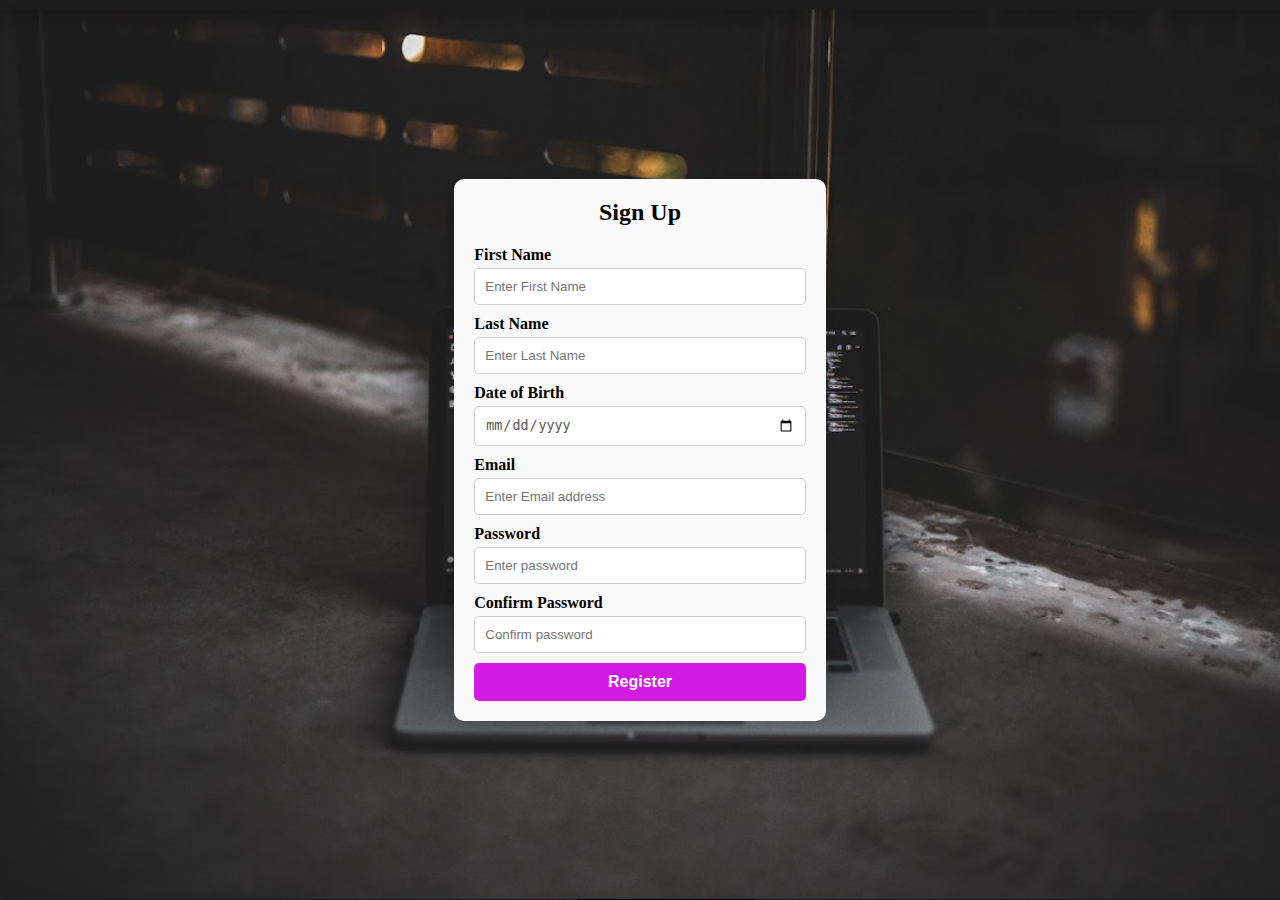
<file: css-task/index.html>
<!DOCTYPE html>
<html lang="en">
  <head>
    <meta charset="UTF-8" />
    <meta name="viewport" content="width=device-width, initial-scale=1.0" />
    <link href="style.css" rel="stylesheet" type="text/css" />
    <title>Register</title>
  </head>
  <body>
    <div class="signup">
      <div class="title">Sign Up</div>
      <form>
        <div class="fields">
          <label for="first-name">First Name</label>
          <input
            type="text"
            id="first-name"
            name="first-name"
            placeholder="Enter First Name"
          />
        </div>
        <div class="fields">
          <label for="last-name">Last Name</label>
          <input
            type="text"
            id="last-name"
            name="last-name"
            placeholder="Enter Last Name"
          />
        </div>
        <div class="fields">
          <label for="dob">Date of Birth</label>
          <input
            type="date"
            id="dob"
            name="dob"
            
          />
        </div>
        <div class="fields">
          <label for="email">Email</label>
          <input
            type="email"
            id="email"
            name="email"
            placeholder="Enter Email address"
          />
        </div>
        <div class="fields">
          <label for="password">Password</label>
          <input
            type="password"
            id="password"
            name="password"
            placeholder="Enter password"
          />
        </div>
        <div class="fields">
          <label for="confirm-password">Confirm Password</label>
          <input
            type="password"
            id="confirm-password"
            name="confirm-password"
            placeholder="Confirm password"
          />
        </div>
        <button type="submit" class="register">Register</button>
      </form>
    </div>
  </body>
</html>
</file>
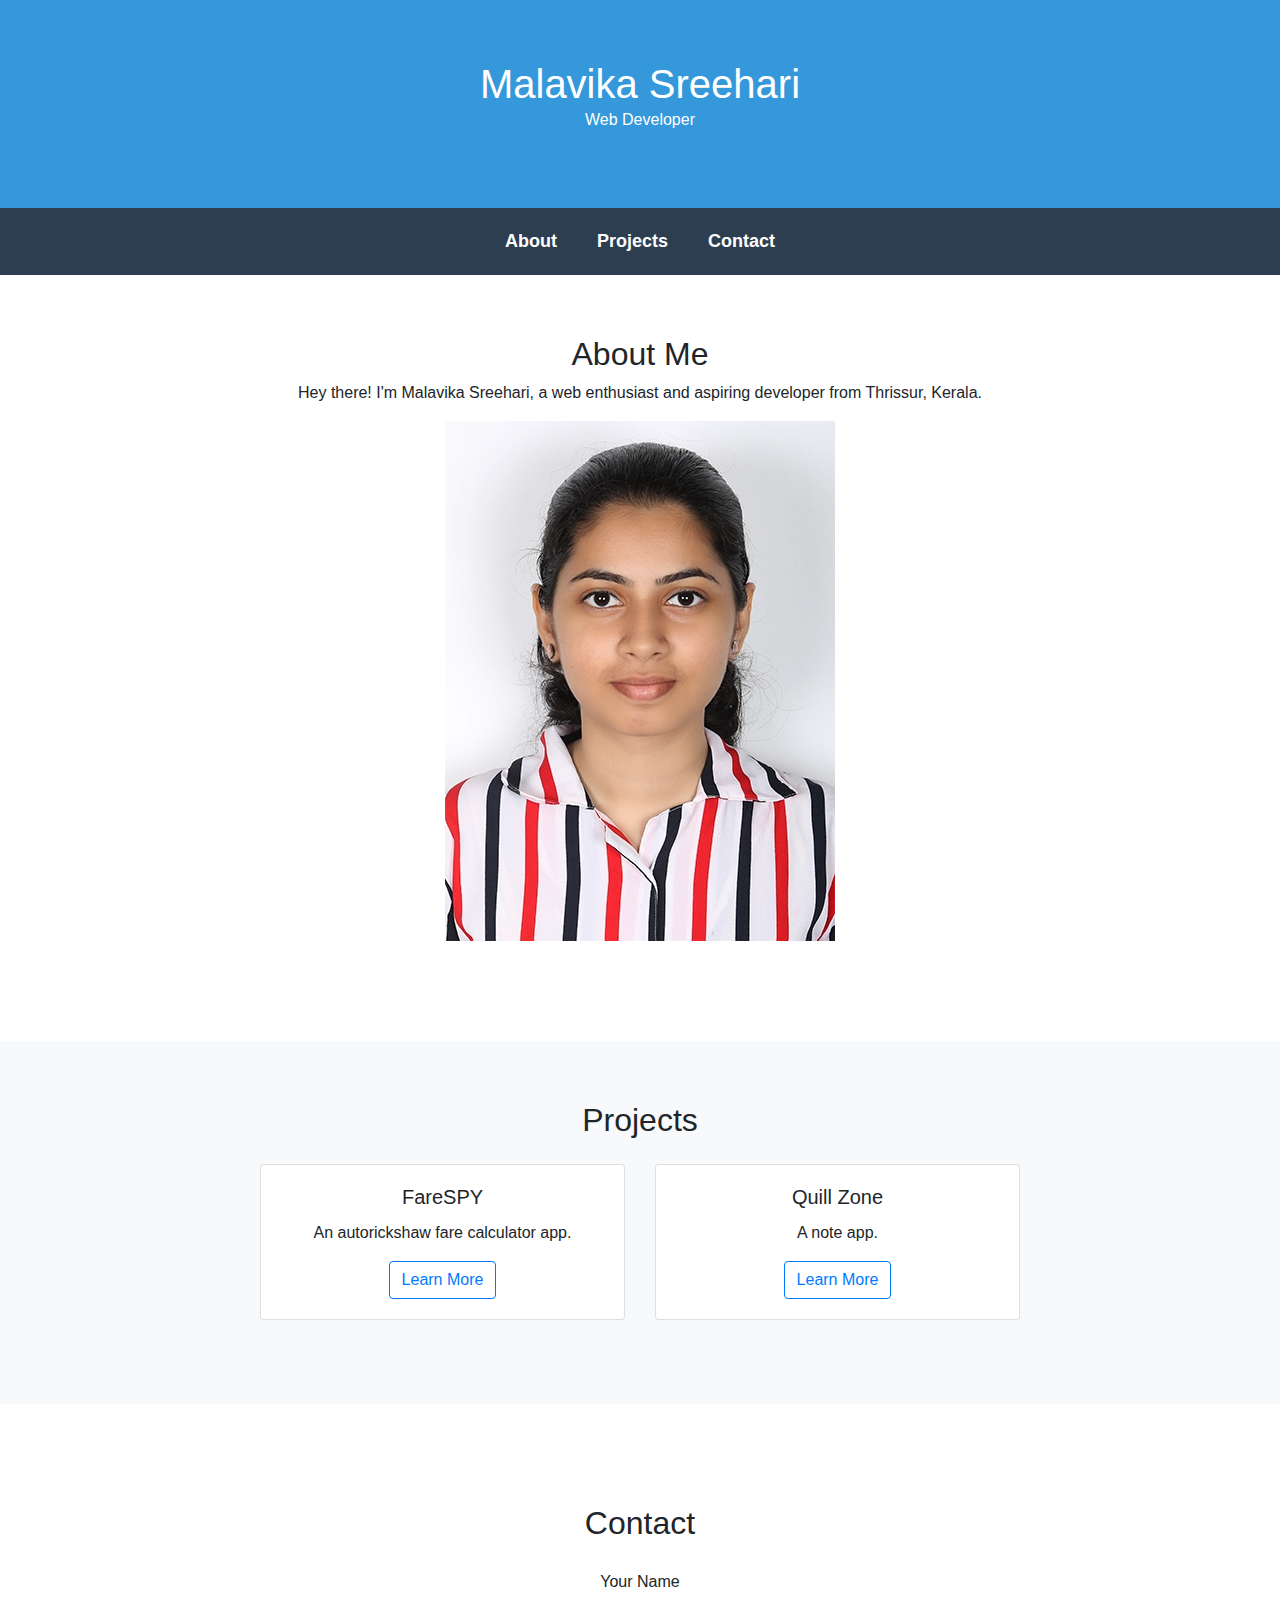
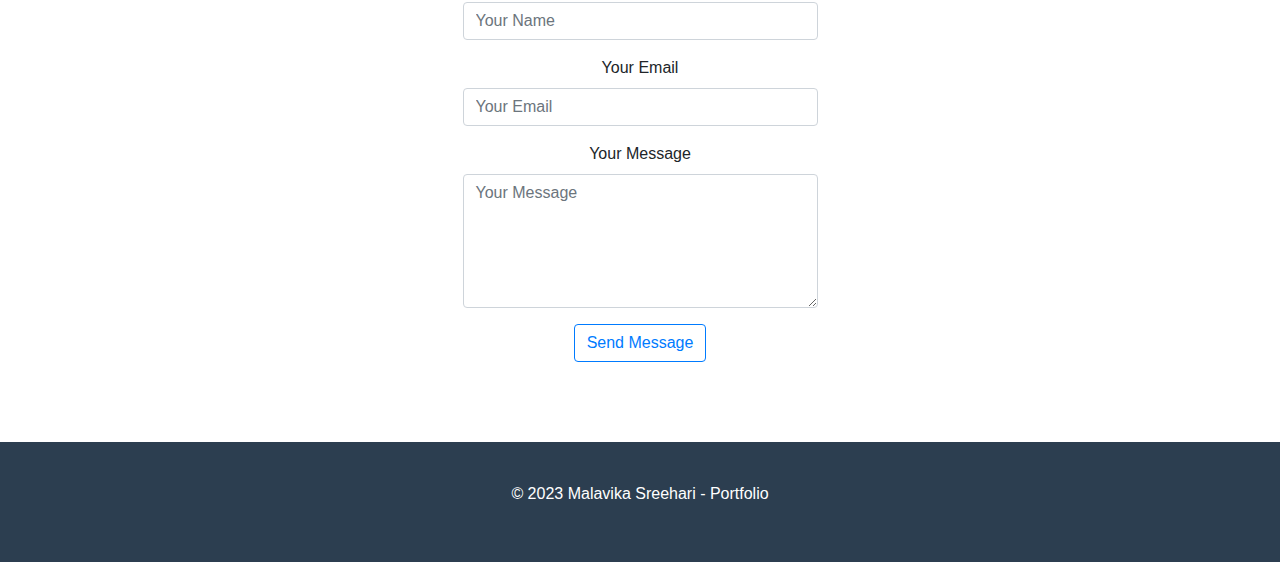
<file: final-project/index.html>
<!DOCTYPE html>
<html lang="en">

<head>
    <meta charset="UTF-8">
    <meta name="viewport" content="width=device-width, initial-scale=1.0">
    <meta name="description" content="Welcome to Your Name's Portfolio. Learn about Your Name, explore projects, and get in touch.">
    <title>Portfolio</title>
    <link rel="stylesheet" href="https://stackpath.bootstrapcdn.com/bootstrap/4.5.2/css/bootstrap.min.css">
    <link rel="stylesheet" href="styles.css">
    <link rel="stylesheet" href="https://cdnjs.cloudflare.com/ajax/libs/font-awesome/5.15.1/css/all.min.css"
        integrity="sha512-xBdJvbRr7h7AFiFa1cozZ3KPuMf0B3NcqJE17LpeZ2yq3/5VFgnyKGCdRrNbd7R85v3r1Q78U/ZIKExmcj8q2w=="
        crossorigin="anonymous" />
    
</head>

<body>
    <header>
        <div class="container">
            <h1>Malavika Sreehari</h1>
            <p>Web Developer</p>
        </div>
    </header>

    <nav>
        <div class="container">
            <ul>
                <li><a href="#about">About</a></li>
                <li><a href="#projects">Projects</a></li>
                <li><a href="#contact">Contact</a></li>
            </ul>
        </div>
    </nav>

    <section id="about" class="section">
        <div class="container">
            <h2>About Me</h2>
            <p>
                Hey there! I'm Malavika Sreehari, a web enthusiast and aspiring developer from Thrissur, Kerala.
            </p>
            <img src="profile.jpg" alt="">
        </div>
    </section>

    <section id="projects" class="section">
        
<section id="projects" class="section bg-light">
    <div class="container">
        <h2 class="text-center mb-4">Projects</h2>
        <div class="row">
            
            <div class="col-md-6 mb-4">
                <div class="card">
                    
                    <div class="card-body">
                        <h5 class="card-title">FareSPY</h5>
                        <p class="card-text">An autorickshaw fare calculator app.</p>
                        <a href="https://github.com/MalavikaSreehari/FareSPY" class="btn btn-outline-primary">Learn More</a>
                    </div>
                </div>
            </div>
            <div class="col-md-6 mb-4">
                <div class="card">
                    
                    <div class="card-body">
                        <h5 class="card-title">Quill Zone</h5>
                        <p class="card-text">A note app.</p>
                        <a href="https://github.com/MalavikaSreehari/QuillZone" class="btn btn-outline-primary">Learn More</a>
                    </div>
                </div>
            </div>
            
        </div>
    </div>
</section>

            
        </div>
    </section>

    <section id="contact" class="section">
        <div class="container">
            <h2>Contact</h2>
            
                <div class="container text-center">
                    
                    <form id="contactForm" action="#" method="post">
                        <div class="form-row">
                            <div class="col-md-6 offset-md-3">
                                <div class="form-group">
                                    <label for="name">Your Name</label>
                                    <input type="text" class="form-control" id="name" name="name" placeholder="Your Name" required>
                                </div>
                                <div class="form-group">
                                    <label for="email">Your Email</label>
                                    <input type="email" class="form-control" id="email" name="email" placeholder="Your Email" required>
                                </div>
                                <div class="form-group">
                                    <label for="message">Your Message</label>
                                    <textarea class="form-control" id="message" name="message" rows="5" placeholder="Your Message" required></textarea>
                                </div>
                                <button type="submit" class="btn btn-outline-primary">Send Message</button>
                            </div>
                        </div>
                    </form>
                </div>
            </section>
            
        </div>
    </section>

    <footer>
        <div class="container">
            <p>&copy; 2023 Malavika Sreehari - Portfolio</p>
        </div>
    </footer>

    <script src="scripts.js"></script>
    
</body>

</html>
</file>
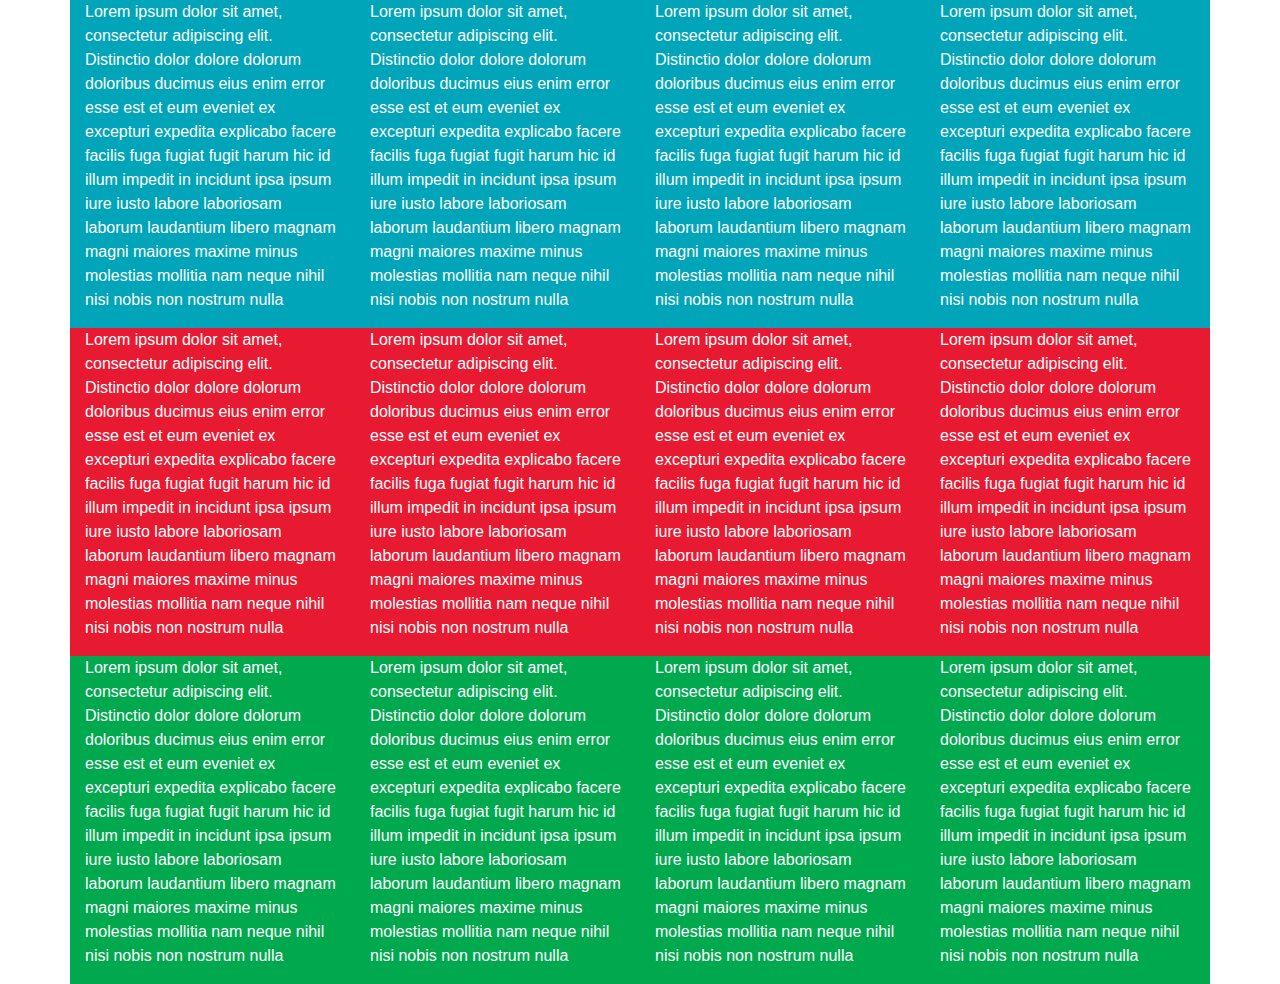
<file: bootstrap-task/task1/index.html>
<!DOCTYPE html>
<html lang="en">
<head>
    <title>Bootstrap Task 1</title>
    <meta name="viewport" content="width=device-width, initial-scale=1, maximum-scale=1, user-scalable=no">
    <link rel="stylesheet" href="https://stackpath.bootstrapcdn.com/bootstrap/4.3.1/css/bootstrap.min.css">
    <style>
        .r1 {
            background-color: #00a5ba;
            color: white;
        }

        .r2 {
            background-color: #e81a32;
            color: white;
        }

        .r3 {
            background-color: #00a94e;
            color: white;
        }
    </style>
</head>
<body>
    <div class="container">
        <div class="row r1">
            <div class="col-12 col-sm-6 col-md-3">
                <p>Lorem ipsum dolor sit amet, consectetur adipiscing elit. Distinctio dolor dolore dolorum doloribus ducimus eius enim error esse est et eum eveniet ex excepturi expedita explicabo facere facilis fuga fugiat fugit harum hic id illum impedit in incidunt ipsa ipsum iure iusto labore laboriosam laborum laudantium libero magnam magni maiores maxime minus molestias mollitia nam neque nihil nisi nobis non nostrum nulla</p>
            </div>
            <div class="col-12 col-sm-6 col-md-3">
                <p>Lorem ipsum dolor sit amet, consectetur adipiscing elit. Distinctio dolor dolore dolorum doloribus ducimus eius enim error esse est et eum eveniet ex excepturi expedita explicabo facere facilis fuga fugiat fugit harum hic id illum impedit in incidunt ipsa ipsum iure iusto labore laboriosam laborum laudantium libero magnam magni maiores maxime minus molestias mollitia nam neque nihil nisi nobis non nostrum nulla</p>
            </div>
            <div class="col-12 col-sm-6 col-md-3">
                <p>Lorem ipsum dolor sit amet, consectetur adipiscing elit. Distinctio dolor dolore dolorum doloribus ducimus eius enim error esse est et eum eveniet ex excepturi expedita explicabo facere facilis fuga fugiat fugit harum hic id illum impedit in incidunt ipsa ipsum iure iusto labore laboriosam laborum laudantium libero magnam magni maiores maxime minus molestias mollitia nam neque nihil nisi nobis non nostrum nulla</p>
            </div>
            <div class="col-12 col-sm-6 col-md-3">
                <p>Lorem ipsum dolor sit amet, consectetur adipiscing elit. Distinctio dolor dolore dolorum doloribus ducimus eius enim error esse est et eum eveniet ex excepturi expedita explicabo facere facilis fuga fugiat fugit harum hic id illum impedit in incidunt ipsa ipsum iure iusto labore laboriosam laborum laudantium libero magnam magni maiores maxime minus molestias mollitia nam neque nihil nisi nobis non nostrum nulla</p>
            </div>
        </div>
        <div class="row r2">
            <div class="col-12 col-sm-6 col-md-3">
                <p>Lorem ipsum dolor sit amet, consectetur adipiscing elit. Distinctio dolor dolore dolorum doloribus ducimus eius enim error esse est et eum eveniet ex excepturi expedita explicabo facere facilis fuga fugiat fugit harum hic id illum impedit in incidunt ipsa ipsum iure iusto labore laboriosam laborum laudantium libero magnam magni maiores maxime minus molestias mollitia nam neque nihil nisi nobis non nostrum nulla</p>
            </div>
            <div class="col-12 col-sm-6 col-md-3">
                <p>Lorem ipsum dolor sit amet, consectetur adipiscing elit. Distinctio dolor dolore dolorum doloribus ducimus eius enim error esse est et eum eveniet ex excepturi expedita explicabo facere facilis fuga fugiat fugit harum hic id illum impedit in incidunt ipsa ipsum iure iusto labore laboriosam laborum laudantium libero magnam magni maiores maxime minus molestias mollitia nam neque nihil nisi nobis non nostrum nulla</p>
            </div>
            <div class="col-12 col-sm-6 col-md-3">
                <p>Lorem ipsum dolor sit amet, consectetur adipiscing elit. Distinctio dolor dolore dolorum doloribus ducimus eius enim error esse est et eum eveniet ex excepturi expedita explicabo facere facilis fuga fugiat fugit harum hic id illum impedit in incidunt ipsa ipsum iure iusto labore laboriosam laborum laudantium libero magnam magni maiores maxime minus molestias mollitia nam neque nihil nisi nobis non nostrum nulla</p>
            </div>
            <div class="col-12 col-sm-6 col-md-3">
                <p>Lorem ipsum dolor sit amet, consectetur adipiscing elit. Distinctio dolor dolore dolorum doloribus ducimus eius enim error esse est et eum eveniet ex excepturi expedita explicabo facere facilis fuga fugiat fugit harum hic id illum impedit in incidunt ipsa ipsum iure iusto labore laboriosam laborum laudantium libero magnam magni maiores maxime minus molestias mollitia nam neque nihil nisi nobis non nostrum nulla</p>
            </div>
        </div>
        <div class="row r3">
            <div class="col-12 col-sm-6 col-md-3">
                <p>Lorem ipsum dolor sit amet, consectetur adipiscing elit. Distinctio dolor dolore dolorum doloribus ducimus eius enim error esse est et eum eveniet ex excepturi expedita explicabo facere facilis fuga fugiat fugit harum hic id illum impedit in incidunt ipsa ipsum iure iusto labore laboriosam laborum laudantium libero magnam magni maiores maxime minus molestias mollitia nam neque nihil nisi nobis non nostrum nulla</p>
            </div>
            <div class="col-12 col-sm-6 col-md-3">
                <p>Lorem ipsum dolor sit amet, consectetur adipiscing elit. Distinctio dolor dolore dolorum doloribus ducimus eius enim error esse est et eum eveniet ex excepturi expedita explicabo facere facilis fuga fugiat fugit harum hic id illum impedit in incidunt ipsa ipsum iure iusto labore laboriosam laborum laudantium libero magnam magni maiores maxime minus molestias mollitia nam neque nihil nisi nobis non nostrum nulla</p>
            </div>
            <div class="col-12 col-sm-6 col-md-3">
                <p>Lorem ipsum dolor sit amet, consectetur adipiscing elit. Distinctio dolor dolore dolorum doloribus ducimus eius enim error esse est et eum eveniet ex excepturi expedita explicabo facere facilis fuga fugiat fugit harum hic id illum impedit in incidunt ipsa ipsum iure iusto labore laboriosam laborum laudantium libero magnam magni maiores maxime minus molestias mollitia nam neque nihil nisi nobis non nostrum nulla</p>
            </div>
            <div class="col-12 col-sm-6 col-md-3">
                <p>Lorem ipsum dolor sit amet, consectetur adipiscing elit. Distinctio dolor dolore dolorum doloribus ducimus eius enim error esse est et eum eveniet ex excepturi expedita explicabo facere facilis fuga fugiat fugit harum hic id illum impedit in incidunt ipsa ipsum iure iusto labore laboriosam laborum laudantium libero magnam magni maiores maxime minus molestias mollitia nam neque nihil nisi nobis non nostrum nulla</p>
            </div>
        </div>
    </div>
   
</body>
</html>
</file>
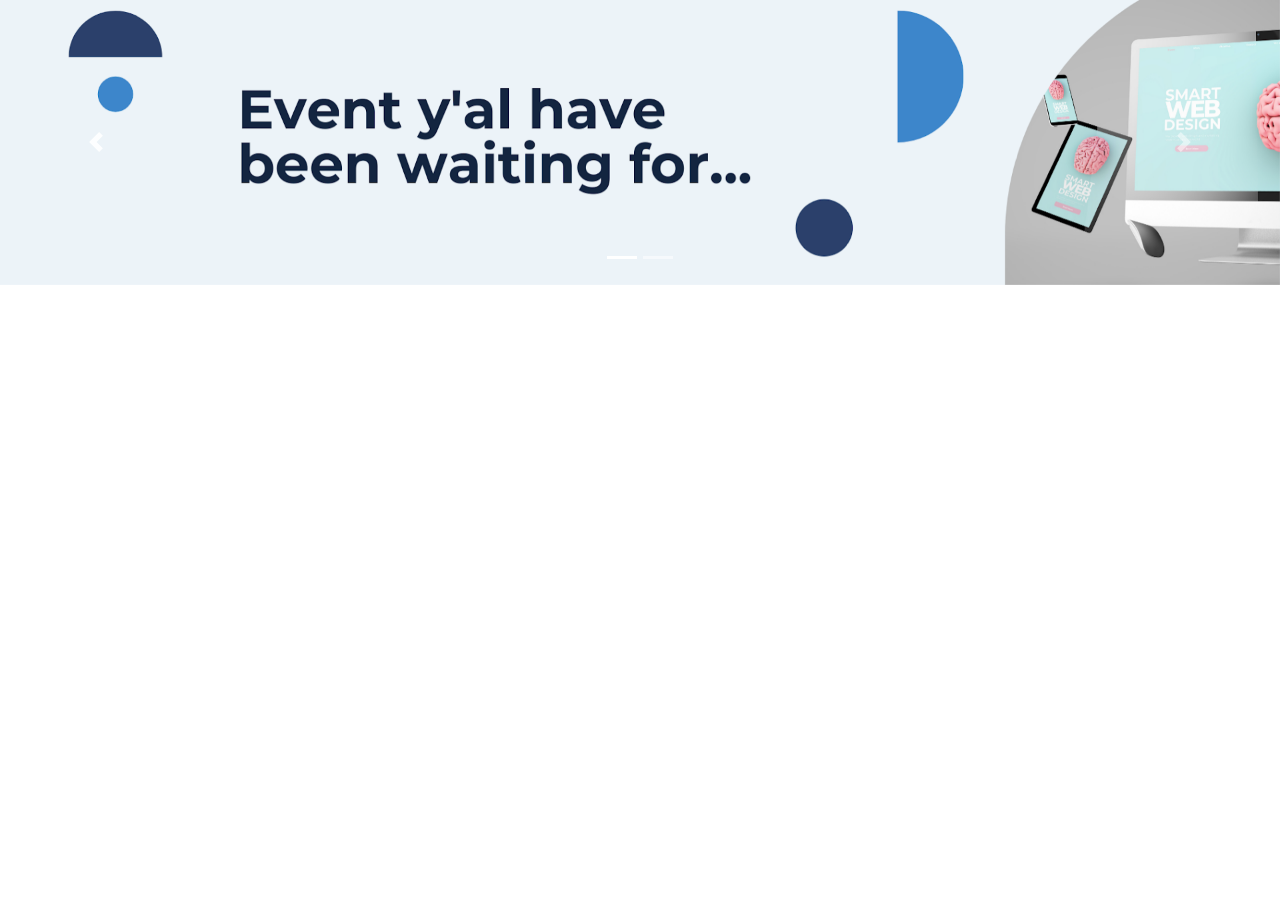
<file: bootstrap-task/task3/index.html>
<!DOCTYPE html>
<html>
<head>
    <title>Bootstrap Task 3</title>
    <meta name="viewport" content="width=device-width, initial-scale=1">
    <link rel="stylesheet" href="https://stackpath.bootstrapcdn.com/bootstrap/4.3.1/css/bootstrap.min.css">
</head>
<body>
    <div id="myCarousel" class="carousel slide" data-ride="carousel">
        <ol class="carousel-indicators">
            <li data-target="#myCarousel" data-slide-to="0" class="active"></li>
            <li data-target="#myCarousel" data-slide-to="1"></li>
        </ol>
        <div class="carousel-inner">
            <div class="carousel-item active">
                <img class="d-block w-100" src="carousel.png" alt="First slide">
            </div>
            <div class="carousel-item">
                <img class="d-block w-100" src="carousel2.png" alt="Second slide">
            </div>
        </div>
        <a class="carousel-control-prev" href="#myCarousel" role="button" data-slide="prev">
            <span class="carousel-control-prev-icon" aria-hidden="true"></span>
            <span class="sr-only">Previous</span>
        </a>
        <a class="carousel-control-next" href="#myCarousel" role="button" data-slide="next">
            <span class="carousel-control-next-icon" aria-hidden="true"></span>
            <span class="sr-only">Next</span>
        </a>
    </div>
    <script src="https://code.jquery.com/jquery-3.3.1.slim.min.js"></script>
    <script src="https://cdnjs.cloudflare.com/ajax/libs/popper.js/1.14.7/umd/popper.min.js"></script>
    <script src="https://stackpath.bootstrapcdn.com/bootstrap/4.3.1/js/bootstrap.min.js"></script>
</body>
</html>
</file>
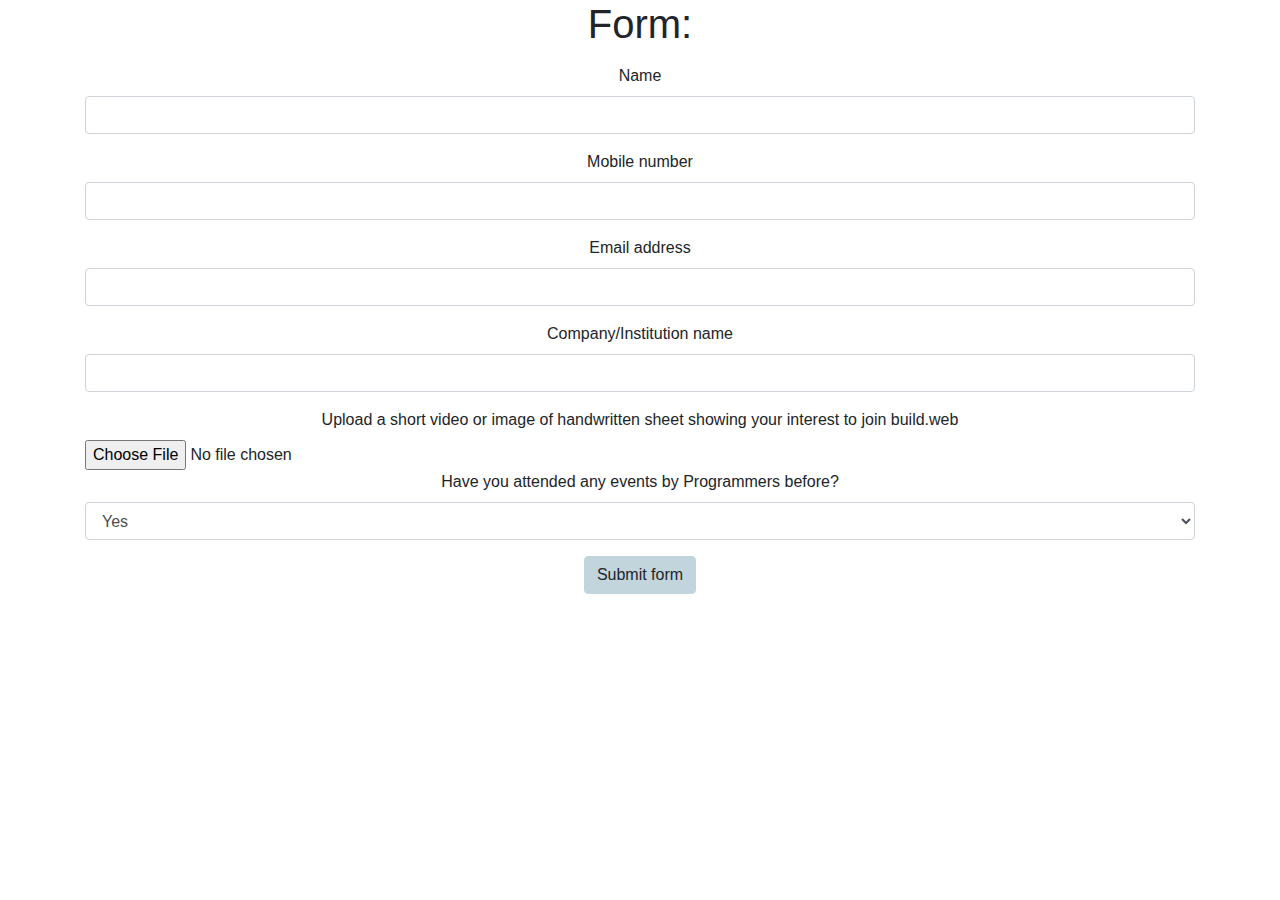
<file: bootstrap-task/task4/index.html>
<!DOCTYPE html>
<html>
<head>
    <title>Bootstrap Task 5</title>
    <meta name="viewport" content="width=device-width, initial-scale=1">
    <link rel="stylesheet" href="https://stackpath.bootstrapcdn.com/bootstrap/4.3.1/css/bootstrap.min.css">
    <style>
        .btn-custom {
            background-color: #c2d5dc;
            border-color: #c2d5dc;
        }
    </style>
</head>
<body>
    <div class="container">
        <h1 class="form-group text-center">Form:</h1>
        <form class="mx-auto text-center">
            <div class="form-group">
                <label for="name">Name</label>
                <input type="text" class="form-control" id="name">
            </div>
            <div class="form-group">
                <label for="mobileNumber">Mobile number</label>
                <input type="tel" class="form-control" id="mobileNumber">
            </div>
            <div class="form-group">
                <label for="email">Email address</label>
                <input type="email" class="form-control" id="email">
            </div>
            <div class="form-group">
                <label for="companyName">Company/Institution name</label>
                <input type="text" class="form-control" id="companyName">
            </div>
            <div>
                <label for="uploadFile">Upload a short video or image of handwritten sheet showing your interest to join build.web</label>
                <input type="file" class="form-control-file" id="uploadFile">
            </div>
            <div class="form-group">
                <label for="attendedEvents">Have you attended any events by Programmers before?</label>
                <select class="form-control" id="attendedEvents">
                    <option>Yes</option>
                    <option>No</option>
                </select>
            </div>
            <div class="d-flex justify-content-center">
                <button type="submit" class="btn btn-custom">Submit form</button>
            </div>
        </form>
    </div>
    <script src="https://code.jquery.com/jquery-3.3.1.slim.min.js"></script>
    <script src="https://cdnjs.cloudflare.com/ajax/libs/popper.js/1.14.7/umd/popper.min.js"></script>
    <script src="https://stackpath.bootstrapcdn.com/bootstrap/4.3.1/js/bootstrap.min.js"></script>
</body>
</html>
</file>
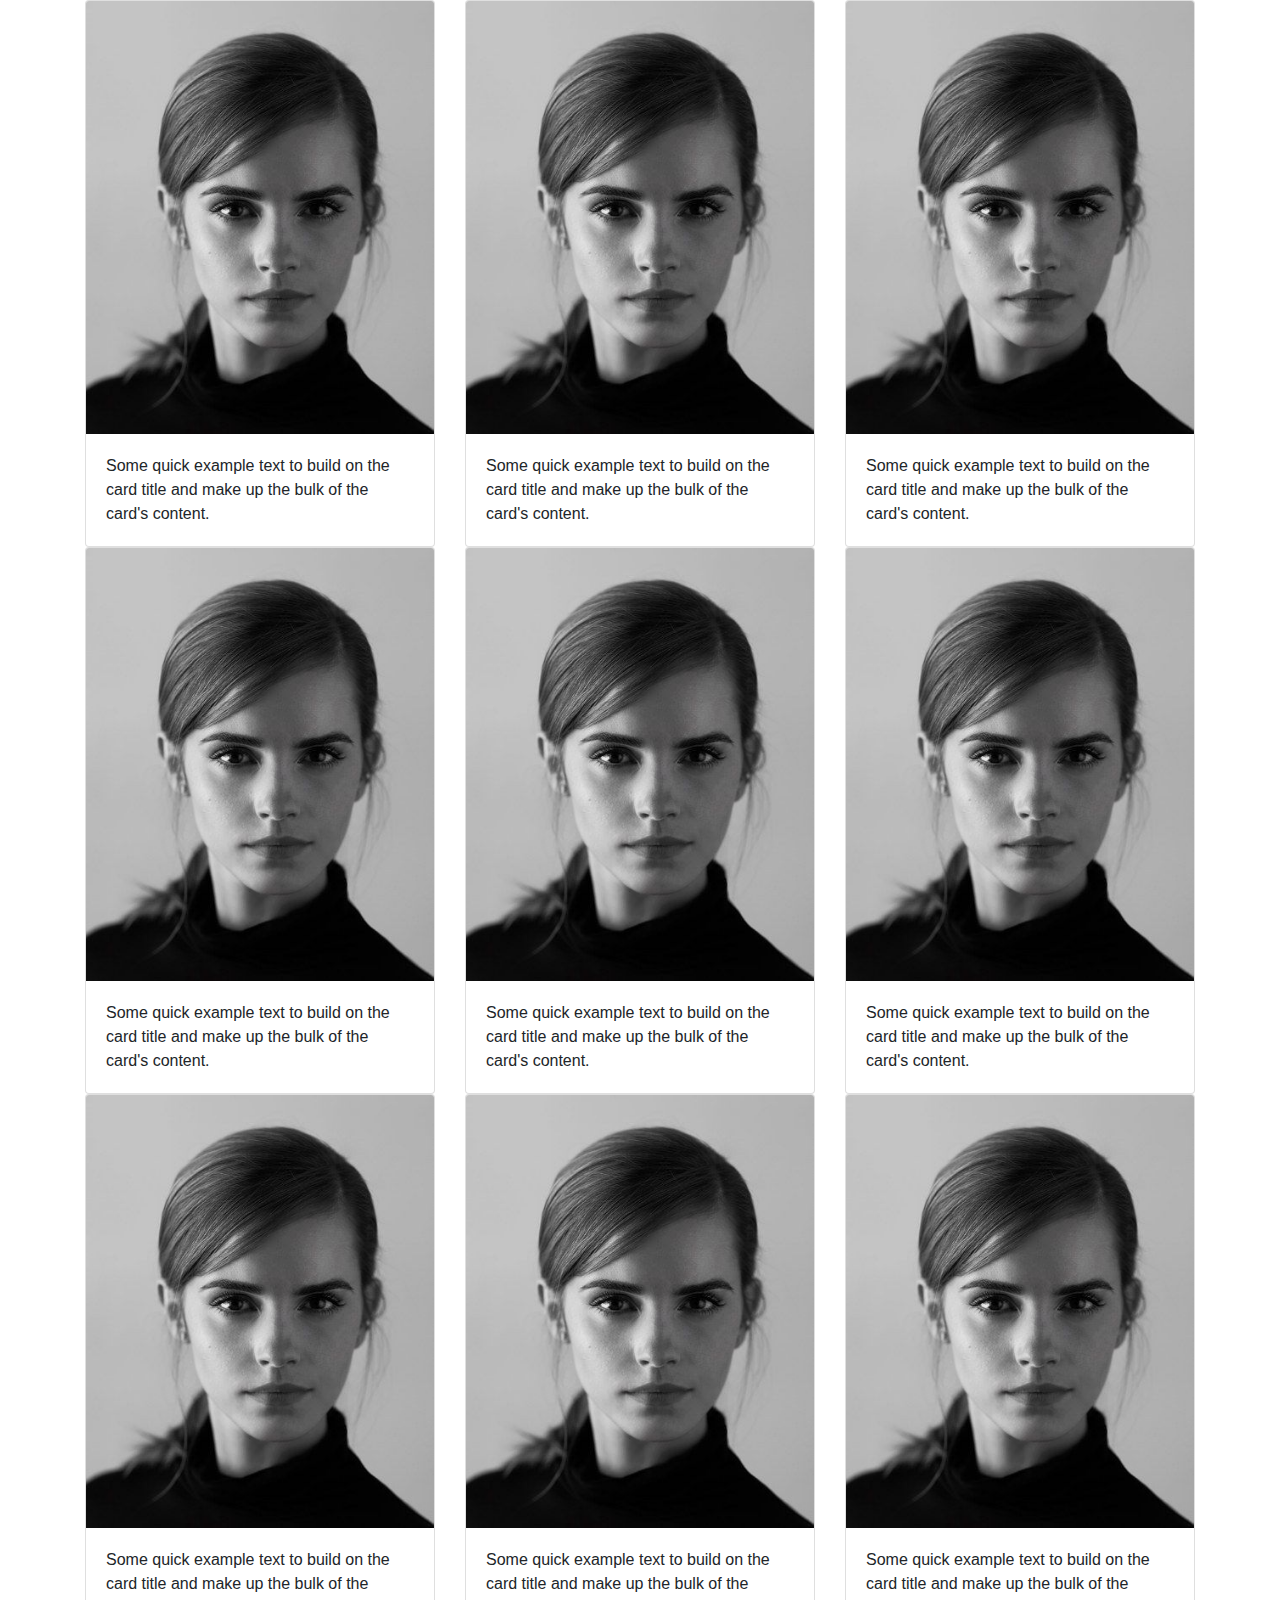
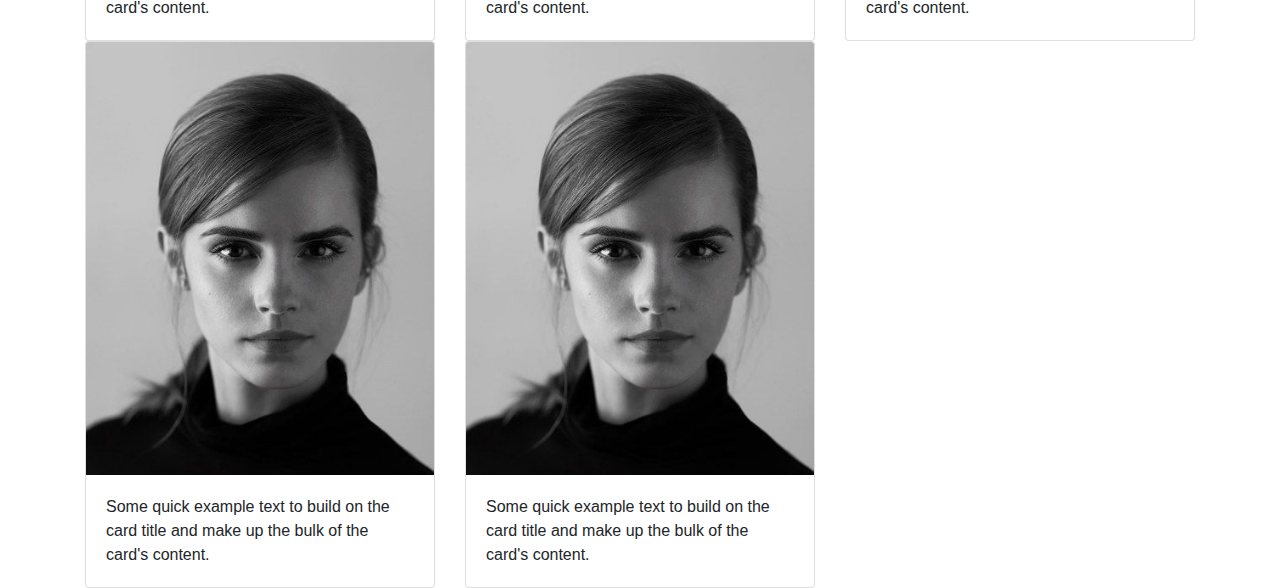
<file: bootstrap-task/task5/index.html>
<!DOCTYPE html>
<html>
<head>
    <title>Modified Bootstrap Grid</title>
    <meta name="viewport" content="width=device-width, initial-scale=1">
    <link rel="stylesheet" href="https://stackpath.bootstrapcdn.com/bootstrap/4.3.1/css/bootstrap.min.css">
</head>
<body>
    <div class="container">
        <div class="row">
            <div class="col-md-4 col-sm-6" >
                <div class="card">
                    <img class="card-img-top" src="mentor.jpeg" alt="Card image cap">
                    <div class="card-body">
                        
                        <p class="card-text">Some quick example text to build on the card title and make up the bulk of the card's content.</p>
                    </div>
                </div>
            </div>
            <div class="col-md-4 col-sm-6" >
                <div class="card">
                    <img class="card-img-top" src="mentor.jpeg" alt="Card image cap">
                    <div class="card-body">
                        
                        <p class="card-text">Some quick example text to build on the card title and make up the bulk of the card's content.</p>
                    </div>
                </div>
            </div>
            <div class="col-md-4 col-sm-6" >
                <div class="card">
                    <img class="card-img-top" src="mentor.jpeg" alt="Card image cap">
                    <div class="card-body">
                        
                        <p class="card-text">Some quick example text to build on the card title and make up the bulk of the card's content.</p>
                    </div>
                </div>
            </div>
            <div class="col-md-4 col-sm-6" >
                <div class="card">
                    <img class="card-img-top" src="mentor.jpeg" alt="Card image cap">
                    <div class="card-body">
                        
                        <p class="card-text">Some quick example text to build on the card title and make up the bulk of the card's content.</p>
                    </div>
                </div>
            </div>
            <div class="col-md-4 col-sm-6" >
                <div class="card">
                    <img class="card-img-top" src="mentor.jpeg" alt="Card image cap">
                    <div class="card-body">
                        
                        <p class="card-text">Some quick example text to build on the card title and make up the bulk of the card's content.</p>
                    </div>
                </div>
            </div>
            <div class="col-md-4 col-sm-6" >
                <div class="card">
                    <img class="card-img-top" src="mentor.jpeg" alt="Card image cap">
                    <div class="card-body">
                        
                        <p class="card-text">Some quick example text to build on the card title and make up the bulk of the card's content.</p>
                    </div>
                </div>
            </div>
            <div class="col-md-4 col-sm-6" >
                <div class="card">
                    <img class="card-img-top" src="mentor.jpeg" alt="Card image cap">
                    <div class="card-body">
                        
                        <p class="card-text">Some quick example text to build on the card title and make up the bulk of the card's content.</p>
                    </div>
                </div>
            </div>
            <div class="col-md-4 col-sm-6" >
                <div class="card">
                    <img class="card-img-top" src="mentor.jpeg" alt="Card image cap">
                    <div class="card-body">
                        
                        <p class="card-text">Some quick example text to build on the card title and make up the bulk of the card's content.</p>
                    </div>
                </div>
            </div>
            <div class="col-md-4 col-sm-6" >
                <div class="card">
                    <img class="card-img-top" src="mentor.jpeg" alt="Card image cap">
                    <div class="card-body">
                        
                        <p class="card-text">Some quick example text to build on the card title and make up the bulk of the card's content.</p>
                    </div>
                </div>
            </div>
            <div class="col-md-4 col-sm-6" >
                <div class="card">
                    <img class="card-img-top" src="mentor.jpeg" alt="Card image cap">
                    <div class="card-body">
                        
                        <p class="card-text">Some quick example text to build on the card title and make up the bulk of the card's content.</p>
                    </div>
                </div>
            </div>
            <div class="col-md-4 col-sm-6" >
                <div class="card">
                    <img class="card-img-top" src="mentor.jpeg" alt="Card image cap">
                    <div class="card-body">
                        
                        <p class="card-text">Some quick example text to build on the card title and make up the bulk of the card's content.</p>
                    </div>
                </div>
            </div>
            
        </div>
    </div>
    <script src="https://code.jquery.com/jquery-3.3.1.slim.min.js"></script>
    <script src="https://cdnjs.cloudflare.com/ajax/libs/popper.js/1.14.7/umd/popper.min.js"></script>
    <script src="https://stackpath.bootstrapcdn.com/bootstrap/4.3.1/js/bootstrap.min.js"></script>
</body>
</html>
</file>
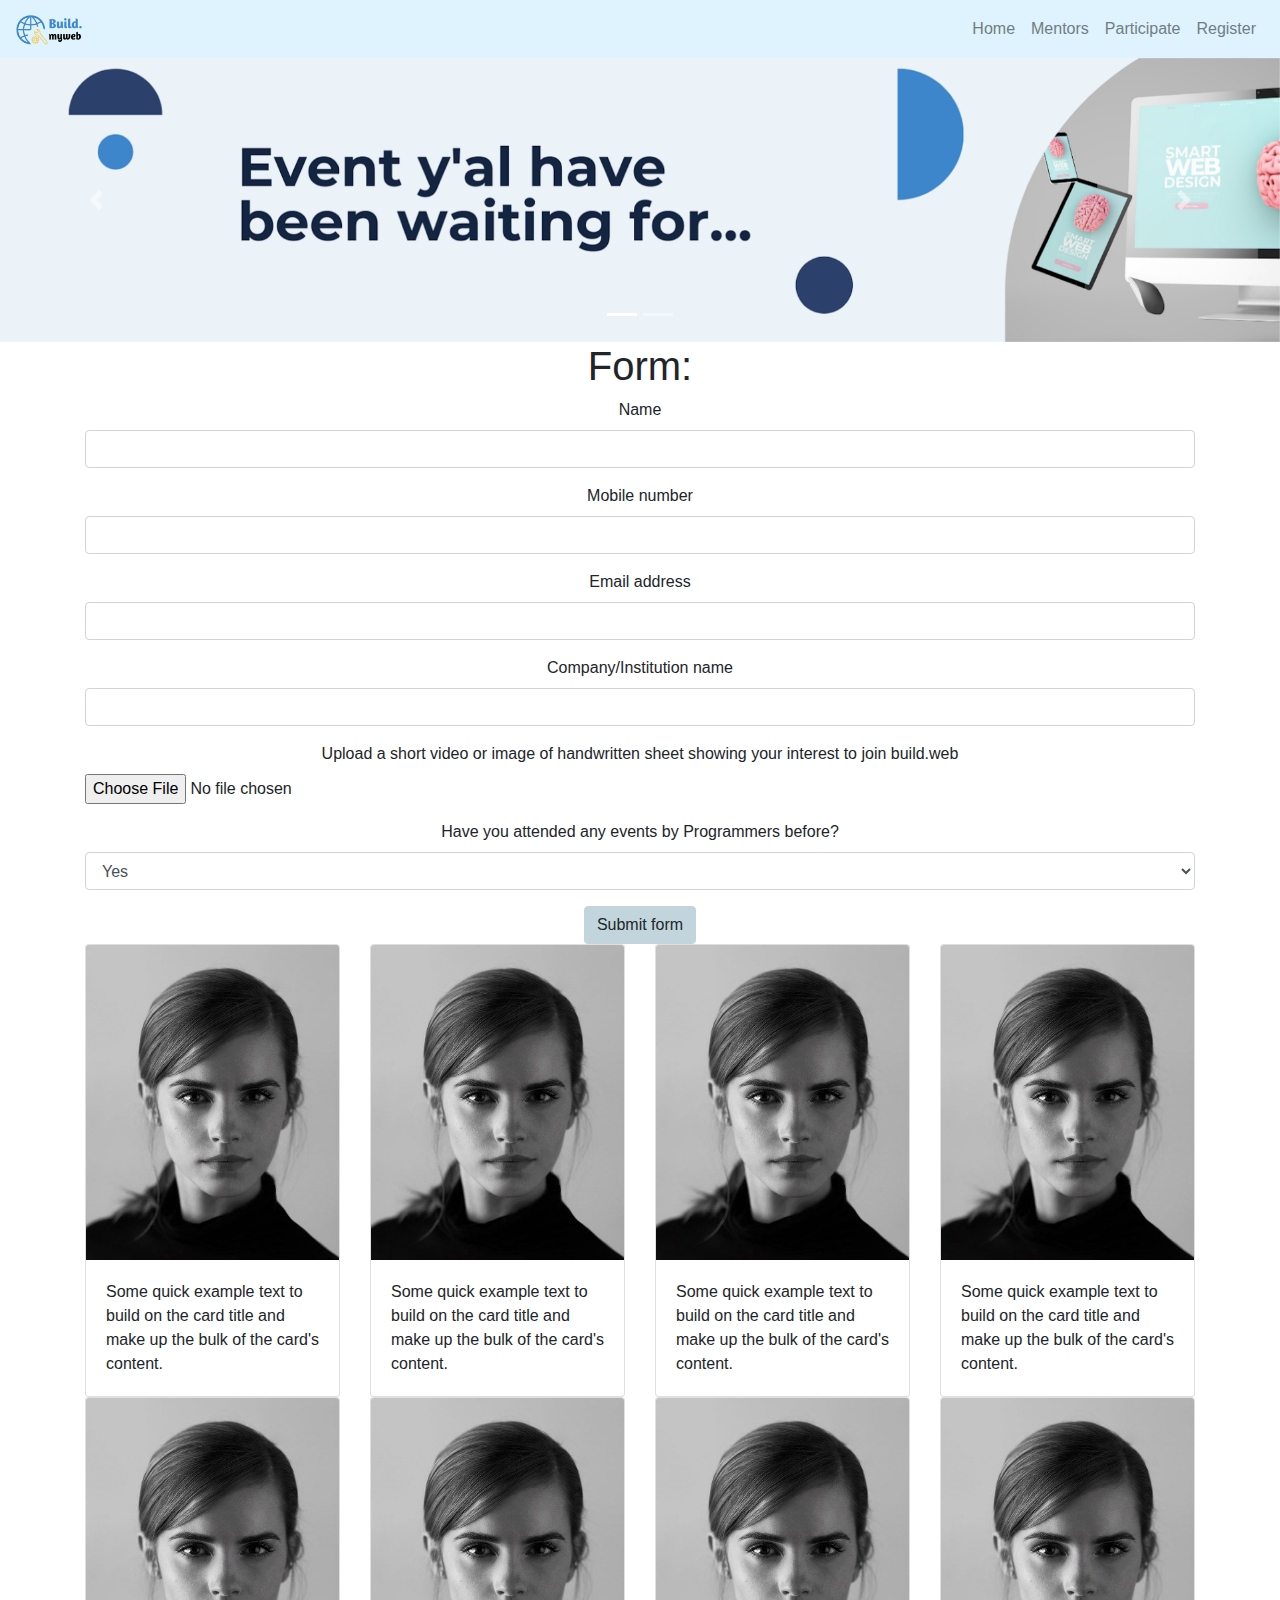
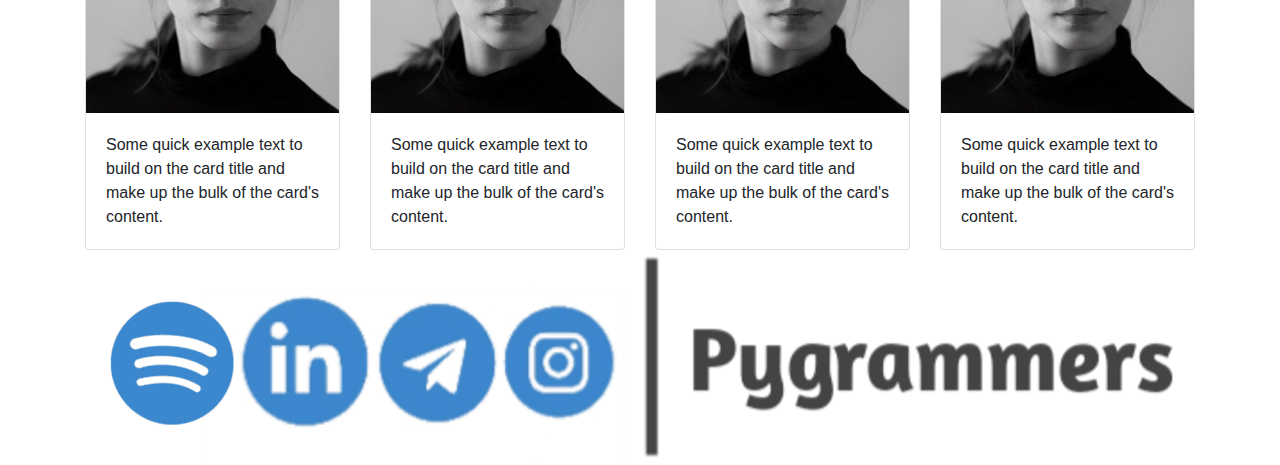
<file: bootstrap-task/task6/index.html>
<!DOCTYPE html>
<html lang="en">
<head>
    <meta charset="UTF-8">
    <meta name="viewport" content="width=device-width, initial-scale=1">
    <title>Bootstrap Webpage</title>
    <link rel="stylesheet" href="https://stackpath.bootstrapcdn.com/bootstrap/4.3.1/css/bootstrap.min.css">
    <style>
        .navbar {
            background-color: #def3fd;
        }
        .navbar-brand img {
            height: 30px;
            width: auto;
        }
        .navbar-toggler-icon {
            background-image: url("data:image/svg+xml,%3csvg xmlns='http://www.w3.org/2000/svg' viewBox='0 0 30 30'%3e%3cpath stroke='%23727d82' stroke-linecap='round' stroke-miterlimit='10' stroke-width='2' d='M4 7h22M4 15h22M4 23h22'/%3e%3c/svg%3e");
        }
        .navbar-nav .nav-link {
            color: #727d82;
        }

        .btn-custom {
            background-color: #c2d5dc;
            border-color: #c2d5dc;
        }
    </style>
</head>
<body>
    <!-- Navbar -->
    <nav class="navbar navbar-expand-lg">
        <a class="navbar-brand" href="#">
            <img src="logo.png" alt="Logo">
        </a>
        <button class="navbar-toggler" type="button" data-toggle="collapse" data-target="#navbarNav" aria-controls="navbarNav" aria-expanded="false" aria-label="Toggle navigation">
            <span class="navbar-toggler-icon"></span>
        </button>
        <div class="collapse navbar-collapse justify-content-end" id="navbarNav">
            <ul class="navbar-nav">
                <li class="nav-item active">
                    <a class="nav-link" href="#myCarousel">Home</a>
                </li>
                <li class="nav-item">
                    <a class="nav-link" href="#mentors-section">Mentors</a>
                </li>
                <li class="nav-item">
                    <a class="nav-link" href="#participate-section">Participate</a>
                </li>
                <li class="nav-item">
                    <a class="nav-link" href="#register-section">Register</a>
                </li>
            </ul>
        </div>
    </nav>
    <!-- Carousel -->
    <div id="myCarousel" class="carousel slide" data-ride="carousel">
        <ol class="carousel-indicators">
            <li data-target="#myCarousel" data-slide-to="0" class="active"></li>
            <li data-target="#myCarousel" data-slide-to="1"></li>
        </ol>
        <div class="carousel-inner">
            <div class="carousel-item active">
                <img class="d-block w-100" src="carousel.png" alt="First slide">
            </div>
            <div class="carousel-item">
                <img class="d-block w-100" src="carousel2.png" alt="Second slide">
            </div>
        </div>
        <a class="carousel-control-prev" href="#myCarousel" role="button" data-slide="prev">
            <span class="carousel-control-prev-icon" aria-hidden="true"></span>
            <span class="sr-only">Previous</span>
        </a>
        <a class="carousel-control-next" href="#myCarousel" role="button" data-slide="next">
            <span class="carousel-control-next-icon" aria-hidden="true"></span>
            <span class="sr-only">Next</span>
        </a>
    </div>

    <!-- Form -->
    <div id="register-section" class="container">
        <h1 class="mx-auto text-center">Form:</h1>
        <form class="mx-auto text-center">
            <div class="form-group">
                <label for="name">Name</label>
                <input type="text" class="form-control" id="name">
            </div>
            <div class="form-group">
                <label for="mobileNumber">Mobile number</label>
                <input type="tel" class="form-control" id="mobileNumber">
            </div>
            <div class="form-group">
                <label for="email">Email address</label>
                <input type="email" class="form-control" id="email">
            </div>
            <div class="form-group">
                <label for="companyName">Company/Institution name</label>
                <input type="text" class="form-control" id="companyName">
            </div>
            <div class="form-group">
                <label for="uploadFile">Upload a short video or image of handwritten sheet showing your interest to join build.web</label>
                <input type="file" class="form-control-file" id="uploadFile">
            </div>
            <div class="form-group">
                <label for="attendedEvents">Have you attended any events by Programmers before?</label>
                <select class="form-control" id="attendedEvents">
                    <option>Yes</option>
                    <option>No</option>
                </select>
            </div>
            <div class="d-flex justify-content-center">
                <button type="submit" class="btn btn-custom">Submit form</button>
            </div>
        </form>
    </div>

    
    <div class="container" id="mentors-section">
        <div class="row">
            
            <div class="col-md-4 col-sm-6 col-lg-3">
                <div class="card">
                    <img class="card-img-top" src="mentor.jpeg" alt="Card image cap">
                    <div class="card-body">
                        <p class="card-text">Some quick example text to build on the card title and make up the bulk of the card's content.</p>
                    </div>
                </div>
            </div>
            <div class="col-md-4 col-sm-6 col-lg-3">
                <div class="card">
                    <img class="card-img-top" src="mentor.jpeg" alt="Card image cap">
                    <div class="card-body">
                        <p class="card-text">Some quick example text to build on the card title and make up the bulk of the card's content.</p>
                    </div>
                </div>
            </div>
            <div class="col-md-4 col-sm-6 col-lg-3">
                <div class="card">
                    <img class="card-img-top" src="mentor.jpeg" alt="Card image cap">
                    <div class="card-body">
                        <p class="card-text">Some quick example text to build on the card title and make up the bulk of the card's content.</p>
                    </div>
                </div>
            </div>
            <div class="col-md-4 col-sm-6 col-lg-3">
                <div class="card">
                    <img class="card-img-top" src="mentor.jpeg" alt="Card image cap">
                    <div class="card-body">
                        <p class="card-text">Some quick example text to build on the card title and make up the bulk of the card's content.</p>
                    </div>
                </div>
            </div>
            <div class="col-md-4 col-sm-6 col-lg-3">
                <div class="card">
                    <img class="card-img-top" src="mentor.jpeg" alt="Card image cap">
                    <div class="card-body">
                        <p class="card-text">Some quick example text to build on the card title and make up the bulk of the card's content.</p>
                    </div>
                </div>
            </div>
            <div class="col-md-4 col-sm-6 col-lg-3">
                <div class="card">
                    <img class="card-img-top" src="mentor.jpeg" alt="Card image cap">
                    <div class="card-body">
                        <p class="card-text">Some quick example text to build on the card title and make up the bulk of the card's content.</p>
                    </div>
                </div>
            </div>
            <div class="col-md-4 col-sm-6 col-lg-3">
                <div class="card">
                    <img class="card-img-top" src="mentor.jpeg" alt="Card image cap">
                    <div class="card-body">
                        <p class="card-text">Some quick example text to build on the card title and make up the bulk of the card's content.</p>
                    </div>
                </div>
            </div>
            <div class="col-md-4 col-sm-6 col-lg-3">
                <div class="card">
                    <img class="card-img-top" src="mentor.jpeg" alt="Card image cap">
                    <div class="card-body">
                        <p class="card-text">Some quick example text to build on the card title and make up the bulk of the card's content.</p>
                    </div>
                </div>
            </div>
            <footer class="footer">
                <div class="container">
                  <img src="footer.png" alt="footer" class="img-fluid">
                </div>
              </footer>
            
        </div>
    </div>

    <script src="https://code.jquery.com/jquery-3.3.1.slim.min.js"></script>
    <script src="https://cdnjs.cloudflare.com/ajax/libs/popper.js/1.14.7/umd/popper.min.js"></script>
    <script src="https://stackpath.bootstrapcdn.com/bootstrap/4.3.1/js/bootstrap.min.js"></script>
</body>
</html>
</file>
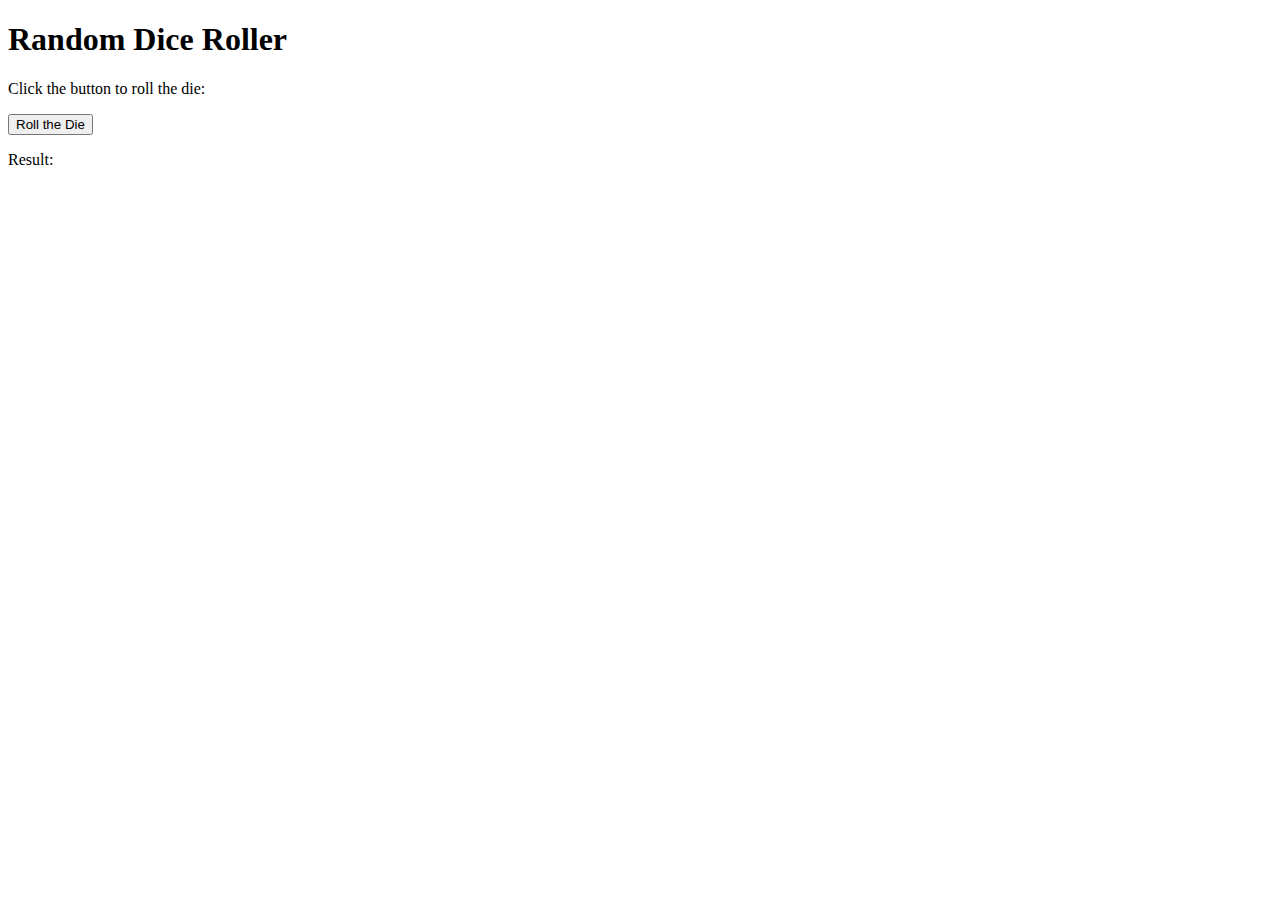
<file: js-task/task1/index.html>
<!DOCTYPE html>
<html lang="en">
<head>
    <meta charset="UTF-8">
    <meta name="viewport" content="width=device-width, initial-scale=1.0">
    <title>Random Dice Roller</title>
</head>
<body>
    <h1>Random Dice Roller</h1>
    <p>Click the button to roll the die:</p>
    <button onclick="rollDice()">Roll the Die</button>
    <p id="result">Result: </p>

    <script>
        function rollDice() {
            
            const randomNumber = Math.floor(Math.random() * 6) + 1;

            
            const resultElement = document.getElementById('result');
            resultElement.textContent = 'Result: ' + randomNumber;
        }
    </script>
</body>
</html>
</file>
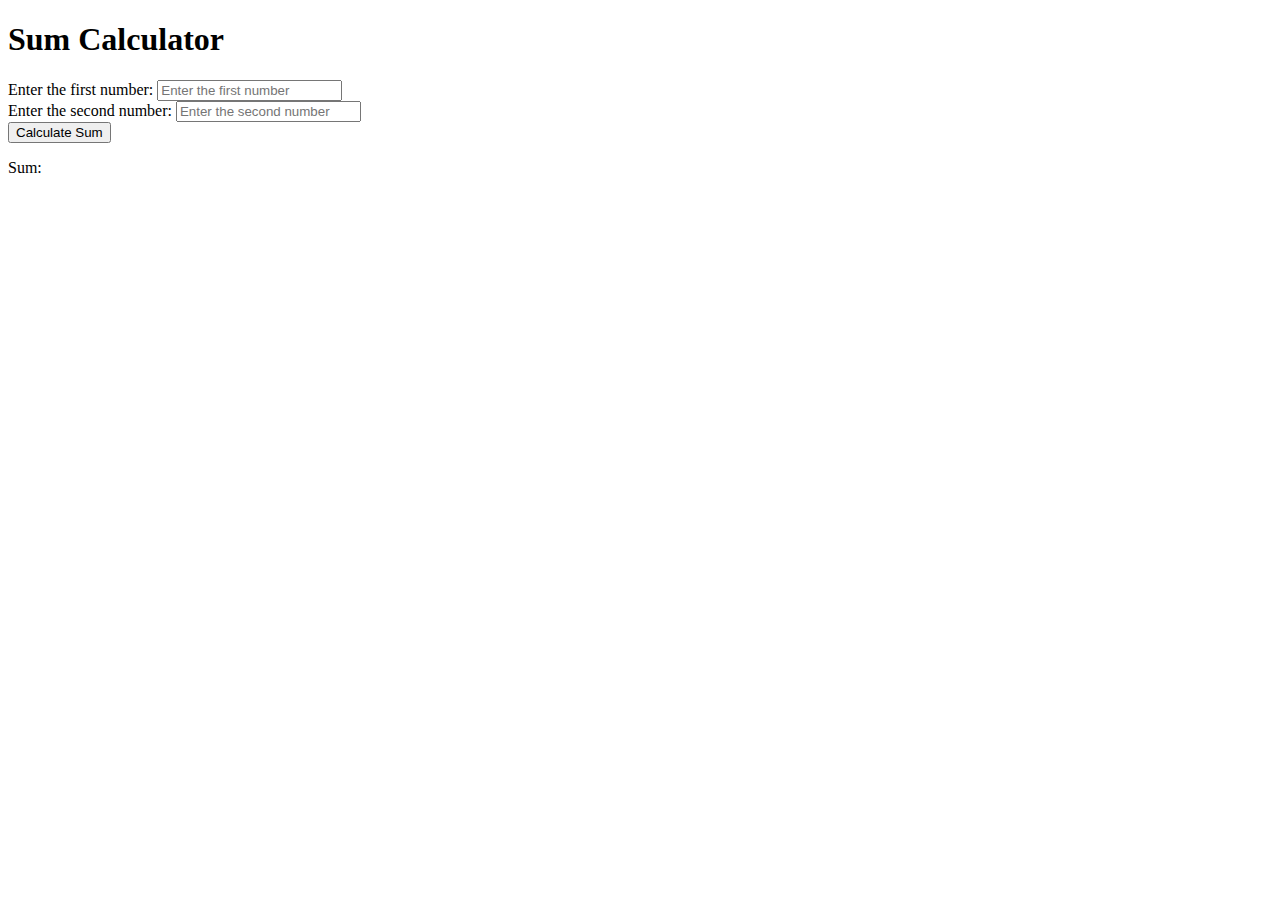
<file: js-task/task2/index.html>
<!DOCTYPE html>
<html lang="en">
<head>
    <meta charset="UTF-8">
    <meta name="viewport" content="width=device-width, initial-scale=1.0">
    <title>Sum Calculator</title>
</head>
<body>
    <h1>Sum Calculator</h1>
    
    <label for="num1">Enter the first number: </label>
    <input type="number" id="num1" placeholder="Enter the first number">
    
    <br>

    <label for="num2">Enter the second number: </label>
    <input type="number" id="num2" placeholder="Enter the second number">

    <br>

    <button onclick="calculateSum()">Calculate Sum</button>

    <p id="result">Sum: </p>

    <script>
        function calculateSum() {
            const num1 = +document.getElementById('num1').value;
            const num2 = +document.getElementById('num2').value;
            const sum = num1 + num2;
            document.getElementById('result').textContent = 'Sum: ' + sum;
        }
    </script>
</body>
</html>
</file>
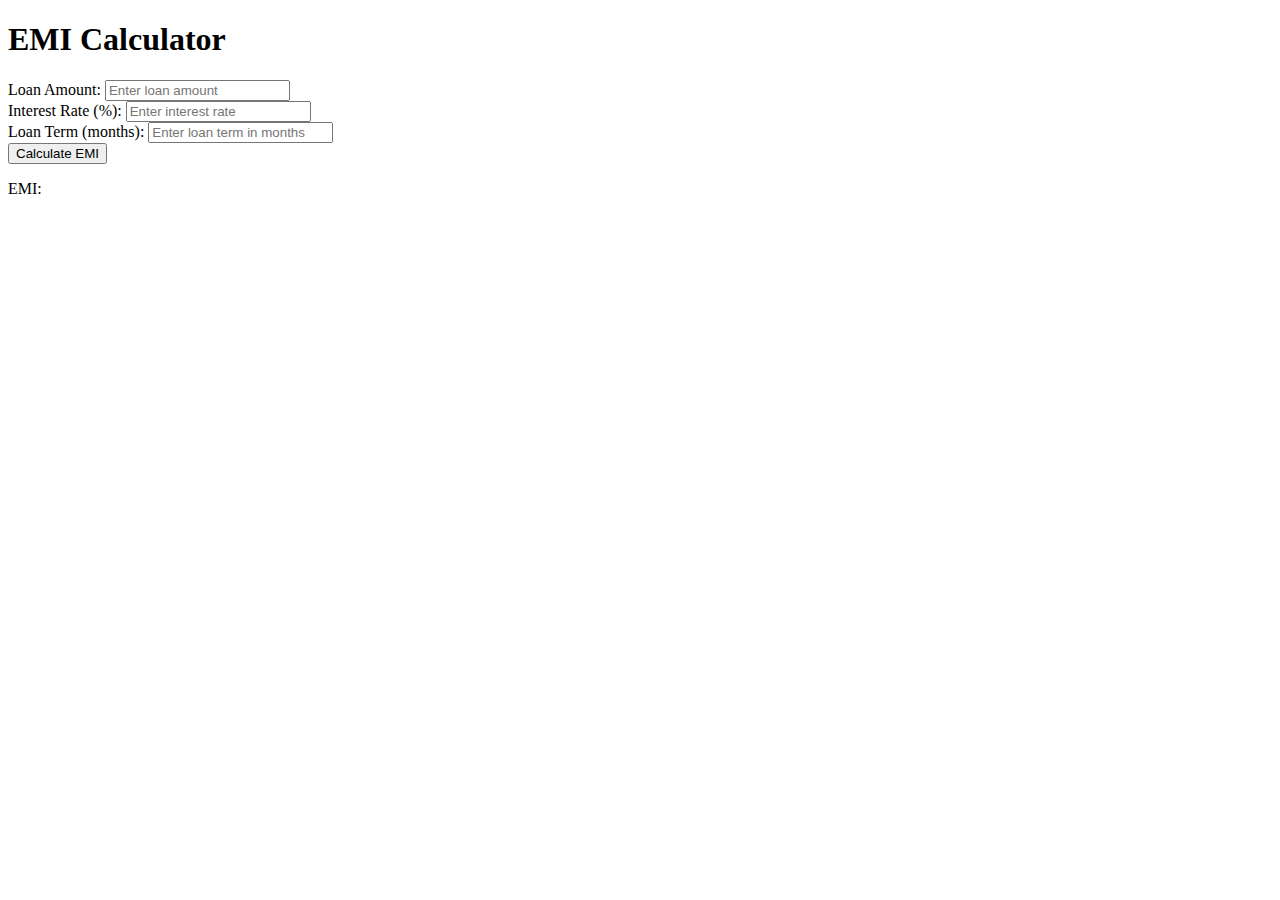
<file: js-task/task3/index.html>
<!DOCTYPE html>
<html lang="en">
<head>
    <meta charset="UTF-8">
    <meta name="viewport" content="width=device-width, initial-scale=1.0">
    <title>EMI Calculator</title>
</head>
<body>
    <h1>EMI Calculator</h1>
    
    <label for="loanAmount">Loan Amount: </label>
    <input type="number" id="loanAmount" placeholder="Enter loan amount">
    
    <br>

    <label for="interestRate">Interest Rate (%): </label>
    <input type="number" id="interestRate" placeholder="Enter interest rate">
    
    <br>

    <label for="loanTerm">Loan Term (months): </label>
    <input type="number" id="loanTerm" placeholder="Enter loan term in months">

    <br>

    <button onclick="calculateEMI()">Calculate EMI</button>

    <p id="result">EMI: </p>

    <script>
        function calculateEMI() {
            const loanAmount = +document.getElementById('loanAmount').value;
            const interestRate = +document.getElementById('interestRate').value / 100 / 12; // monthly interest rate
            const loanTerm = +document.getElementById('loanTerm').value;

            const emi = (loanAmount * interestRate * Math.pow(1 + interestRate, loanTerm)) / (Math.pow(1 + interestRate, loanTerm) - 1);

            document.getElementById('result').textContent = 'EMI: ' + emi.toFixed(2);
        }
    </script>
</body>
</html>
</file>
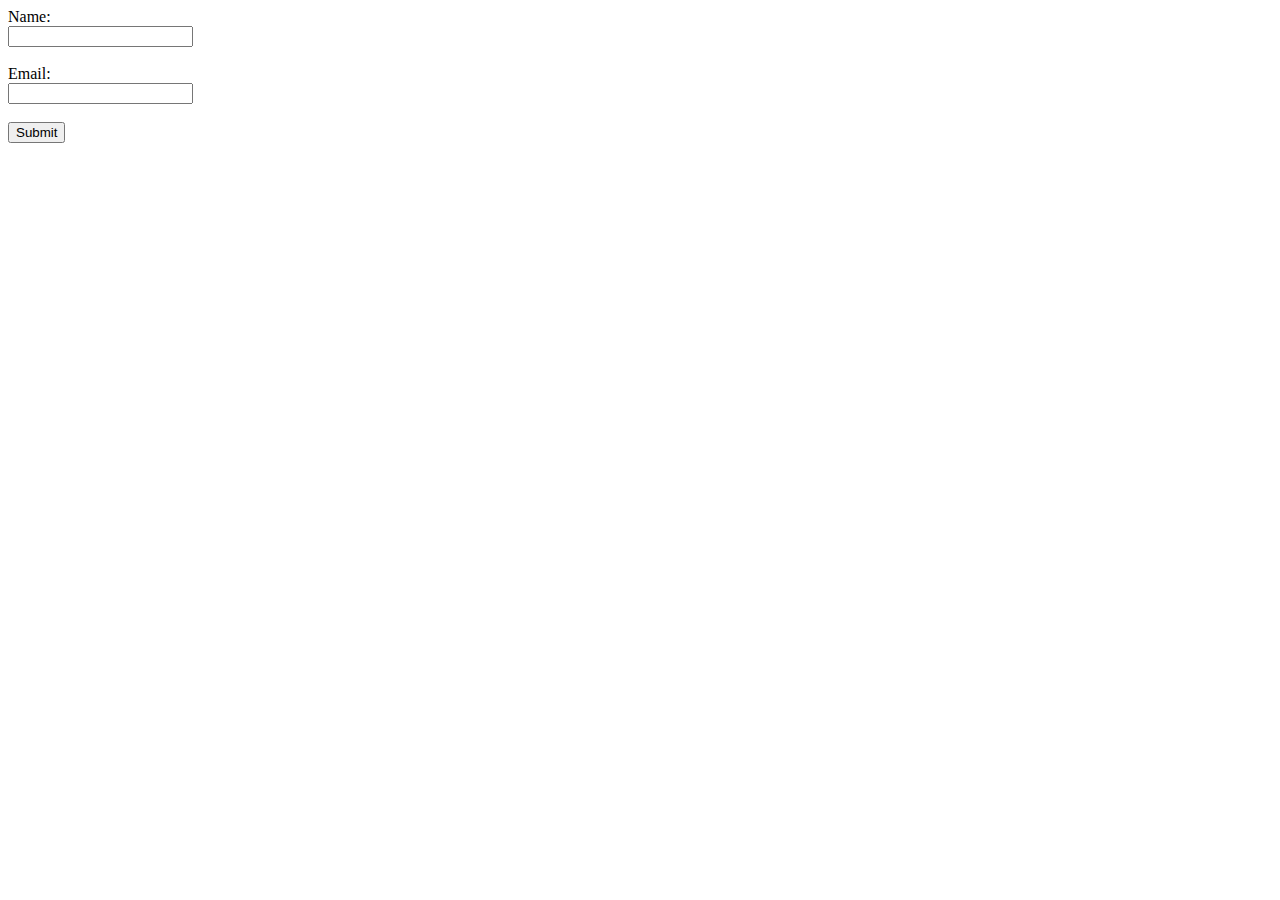
<file: js-task/task4/index.html>
<!DOCTYPE html>
<html>
<head>
    <title>Form Validation</title>
    <style>
        .error {
            color: red;
        }
    </style>
</head>
<body>
    <form id="myForm">
        <label for="name">Name:</label><br>
        <input type="text" id="name" name="name"><br>
        <span class="error" id="nError"></span><br>
        <label for="email">Email:</label><br>
        <input type="text" id="email" name="email"><br>
        <span class="error" id="eError"></span><br>
        <input type="submit" value="Submit">
    </form>

    <script>
        document.getElementById('myForm').addEventListener('submit', function(event) {
            event.preventDefault();

            var name = document.getElementById('name').value;
            var email = document.getElementById('email').value;

            document.getElementById('nError').textContent = name === '' ? 'Please enter a name' : '';
            document.getElementById('eError').textContent = email === '' ? 'Please enter an email' : (!email.includes('@') ? 'Entered email is not valid' : '');
        });
    </script>
</body>
</html>
</file>
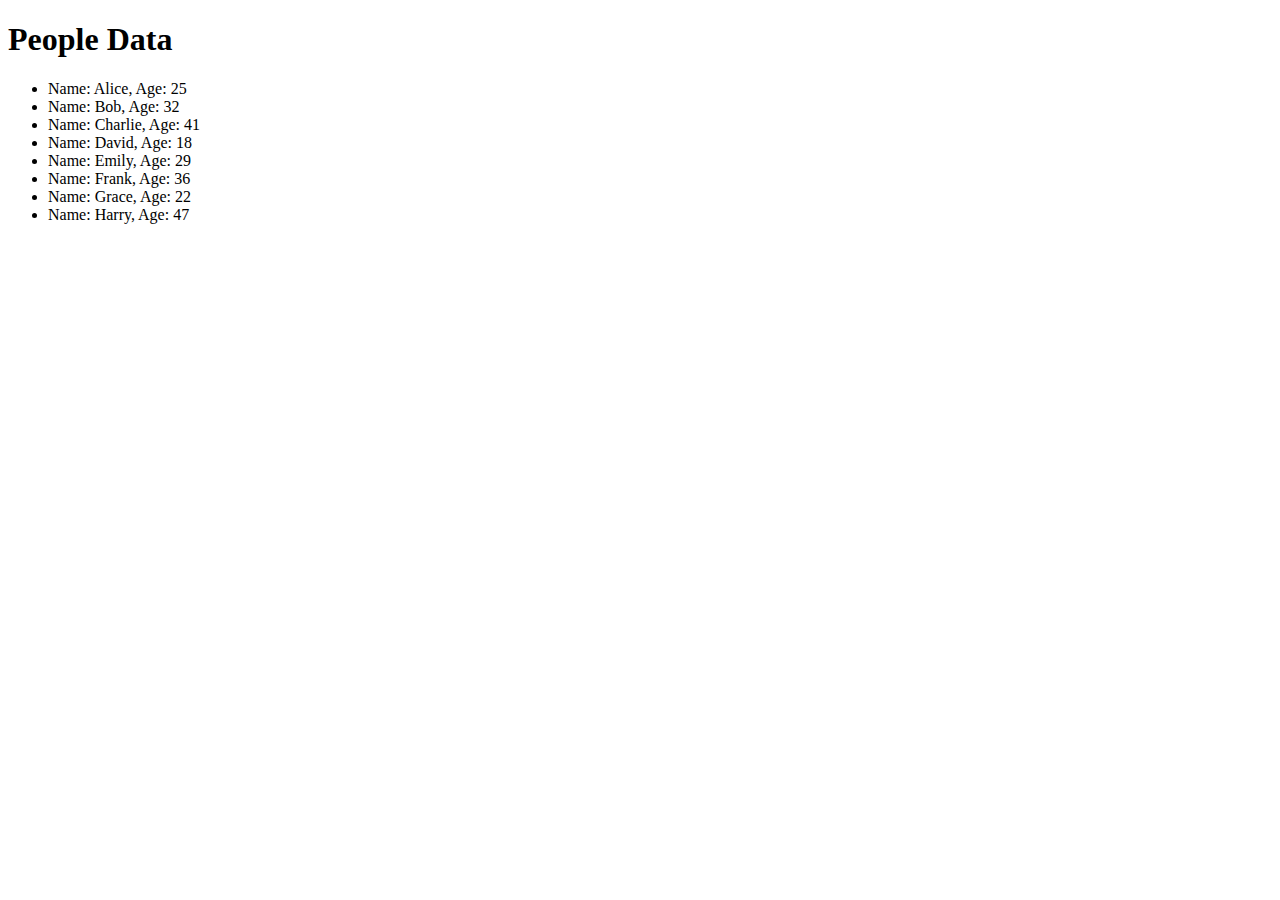
<file: js-task/task5/index.html>
<!DOCTYPE html>
<html lang="en">
<head>
    <meta charset="UTF-8">
    <meta name="viewport" content="width=device-width, initial-scale=1.0">
    <title>JSON</title>
</head>
<body>
    <h1>People Data</h1>
    <ul id="peopleList"></ul>

    <script>
        var listElement = document.getElementById("peopleList");

        fetch('people.json').then(function (response) {
            return response.json();
        }).then(function (people) {
            for (var i = 0; i < people.length; i++) {
                var person = people[i];
                var name = person.name;
                var age = person.age;

                var listItemElement = document.createElement("li");
                listItemElement.textContent = "Name: " + name + ", Age: " + age;

                listElement.appendChild(listItemElement);
            }
        }).catch(function (error) {
            console.error("Something went wrong!");
            console.error(error);
        })
    </script>
</body>
</html>
</file>
<file: css-task/style.css>
body {
    background-image: url('register-bg.png');
    background-size:cover;
    display: flex;
    justify-content: center;
    align-items: center;
    height: 100vh;
    margin: 0;
}
.signup {
    max-width: 400px;
    background-color: #f9f9f9;
    padding: 20px;
    border-radius: 10px;
    box-shadow: 0px 0px 10px rgba(0, 0, 0, 0.1);
  }

  .title {
    text-align: center;
    font-size: 24px;
    font-weight: bold;
    margin-bottom: 20px;
  }

  .fields {
    margin-bottom: 10px;
  }

  label {
    font-weight: bold;
  }

  input {
    width: 100%;
    padding: 10px;
    border: 1px solid #ccc;
    border-radius: 5px;
    color: #5a5454;
    margin-top: 4px;
    box-sizing: border-box;
  }

  .register {
    display: block;
    width: 100%;
    padding: 10px;
    background-color: #d319e4;
    border: none;
    color: #fff;
    font-size: 16px;
    font-weight: bold;
    border-radius: 5px;
    cursor: pointer;
  }

  .register-button:hover {
    background-color: #790d83;
  }
</file>
<file: final-project/styles.css>
body {
    font-family: 'Arial', sans-serif;
    margin: 0;
    padding: 0;
    box-sizing: border-box;
}

.container {
    max-width: 800px;
    margin: 0 auto;
    padding: 20px;
}

header {
    background-color: #3498db;
    color: #fff;
    text-align: center;
    padding: 40px 0;
}

header h1 {
    margin: 0;
}

nav {
    background-color: #2c3e50;
    color: #fff;
}

nav ul {
    list-style: none;
    padding: 0;
    margin: 0;
    display: flex;
    justify-content: center;
}

nav ul li {
    margin: 0 20px;
}

nav a {
    text-decoration: none;
    color: #fff;
    font-weight: bold;
    font-size: 18px;
}

section {
    padding: 40px 0;
    text-align: center;
}

footer {
    background-color: #2c3e50;
    color: #fff;
    text-align: center;
    padding: 20px 0;
}
</file>
